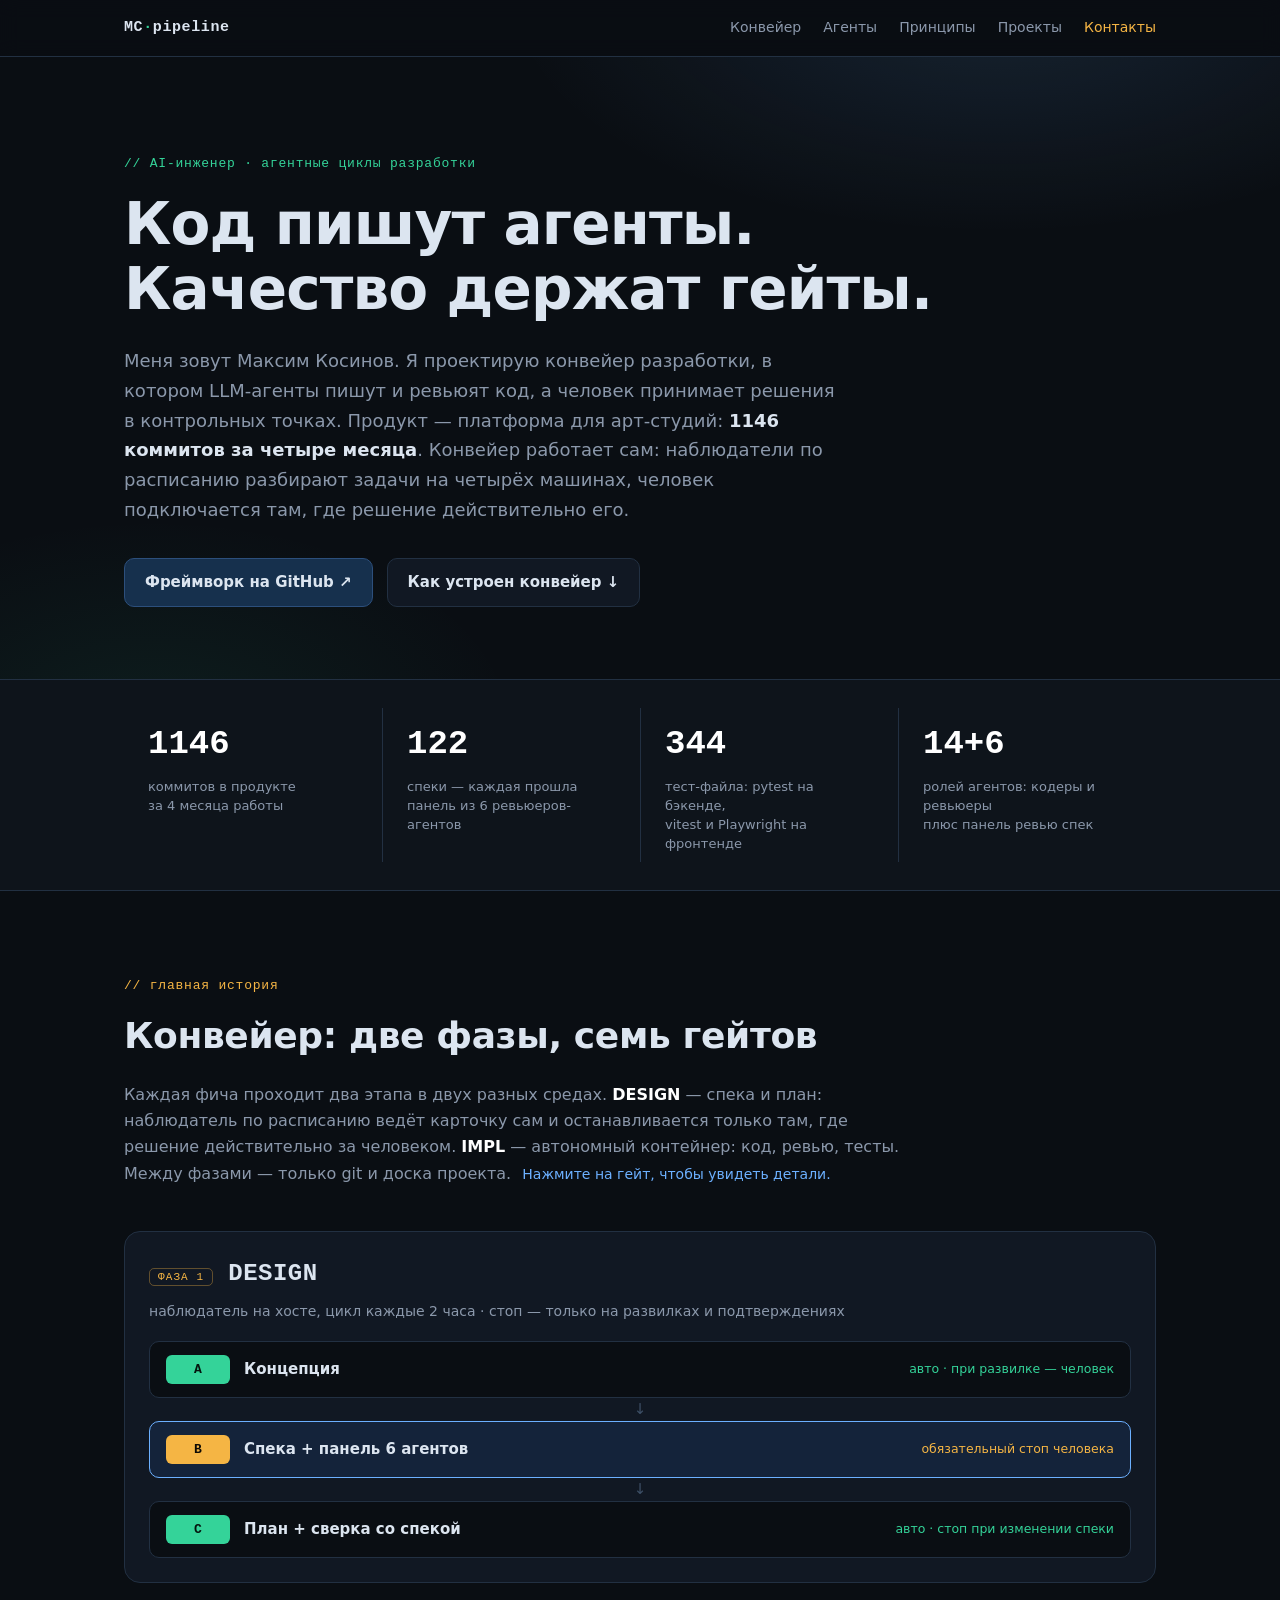
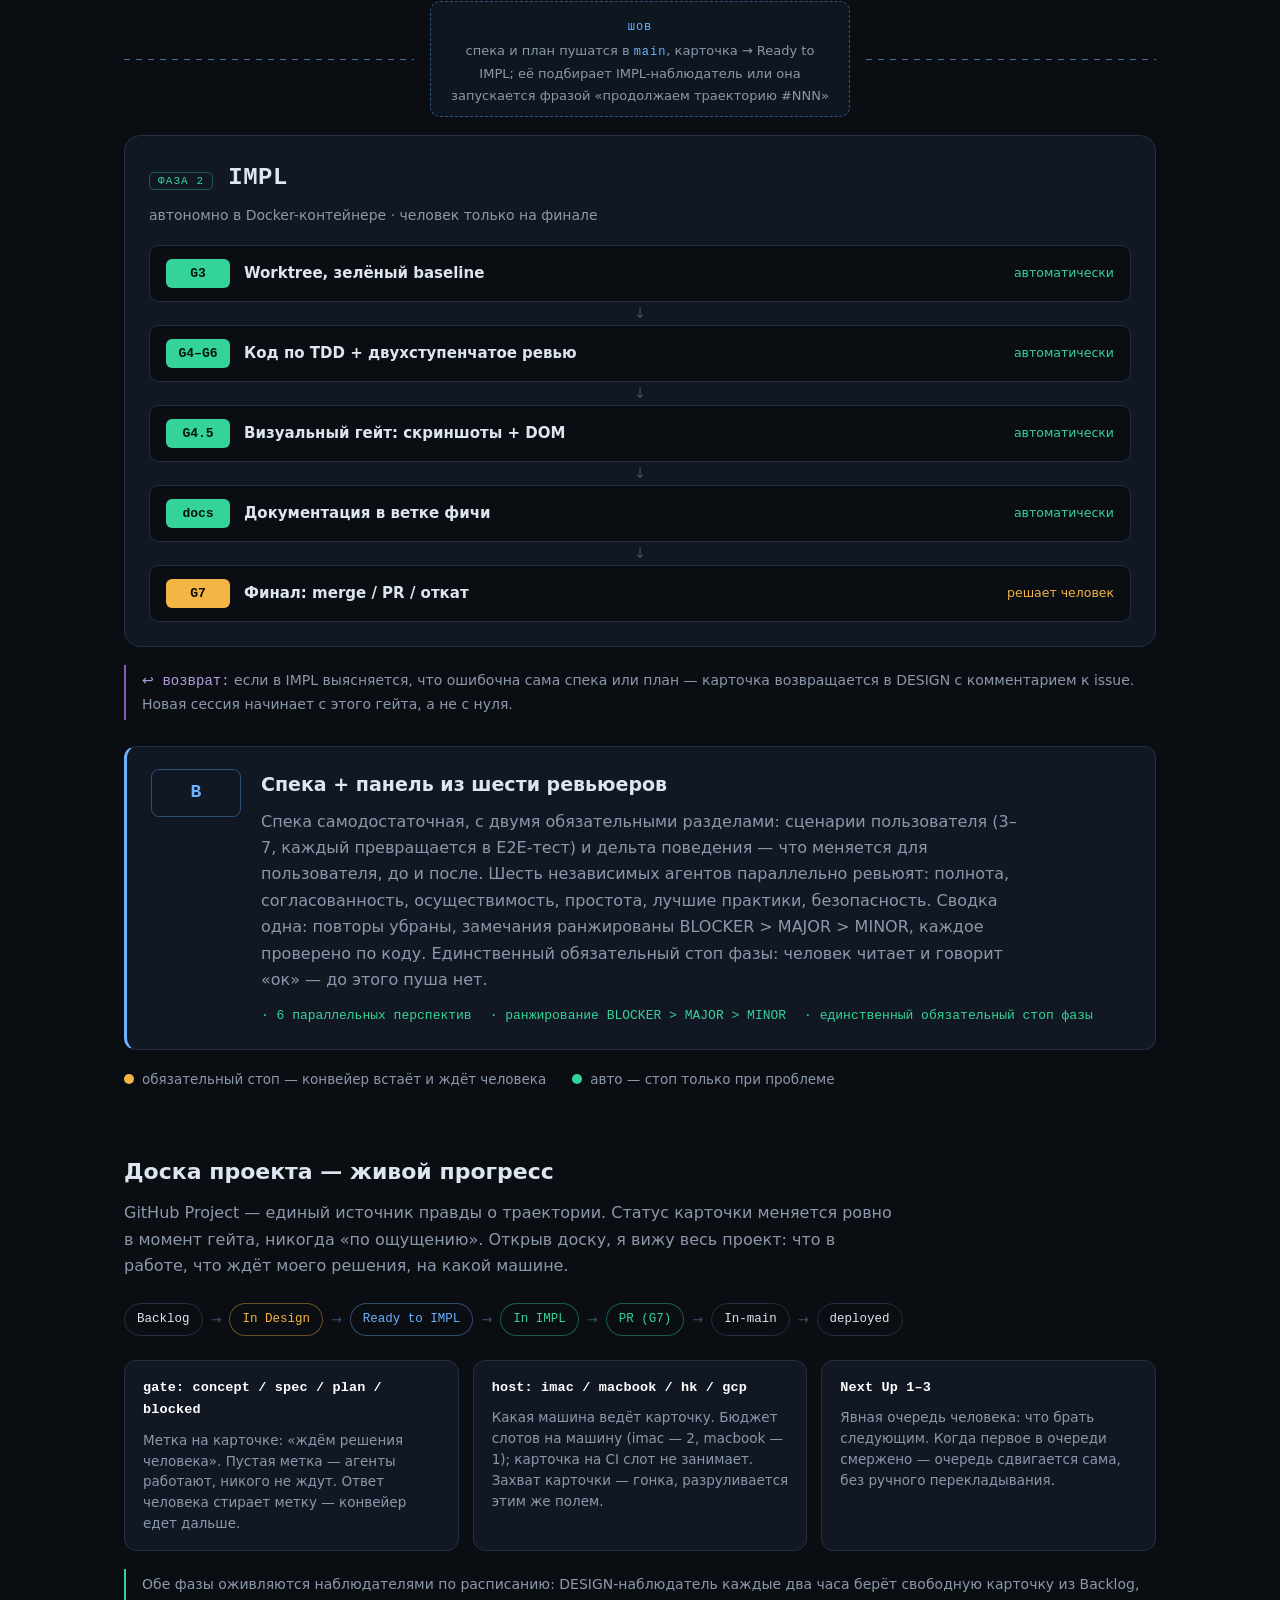
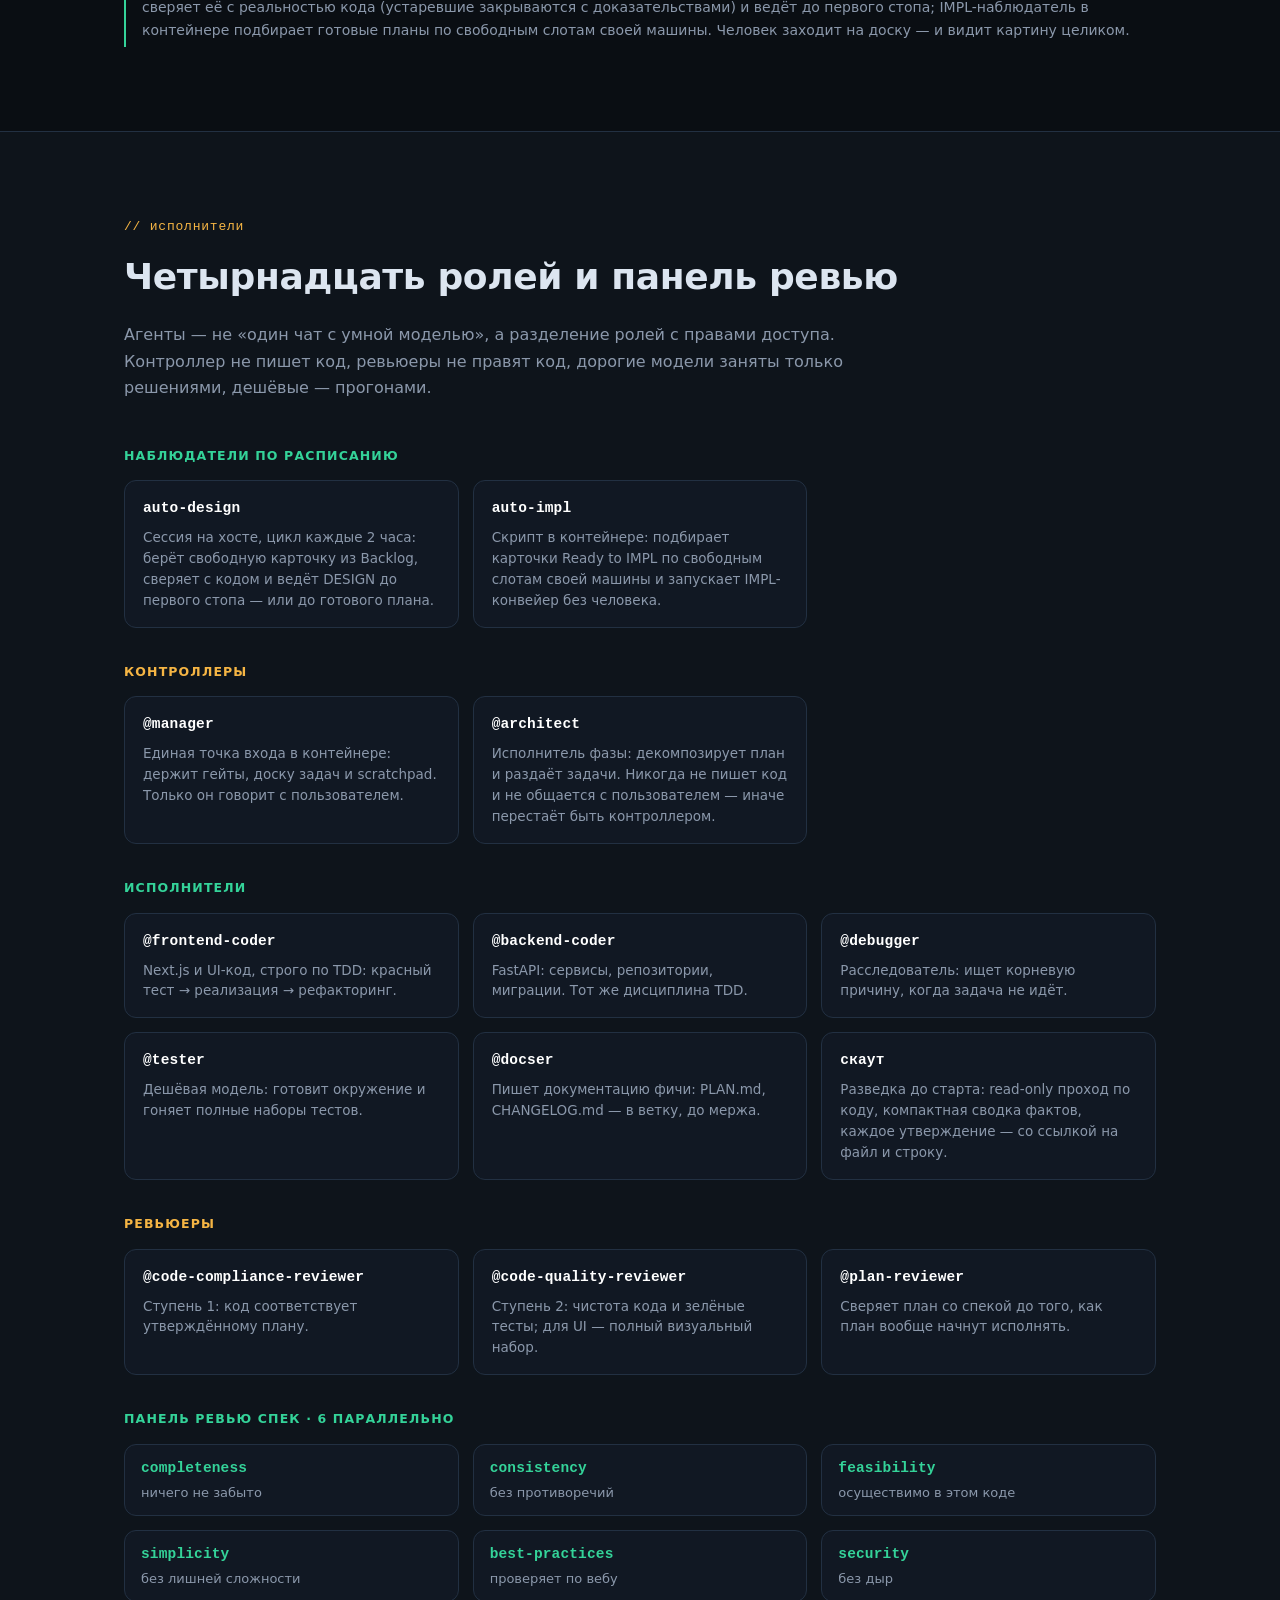
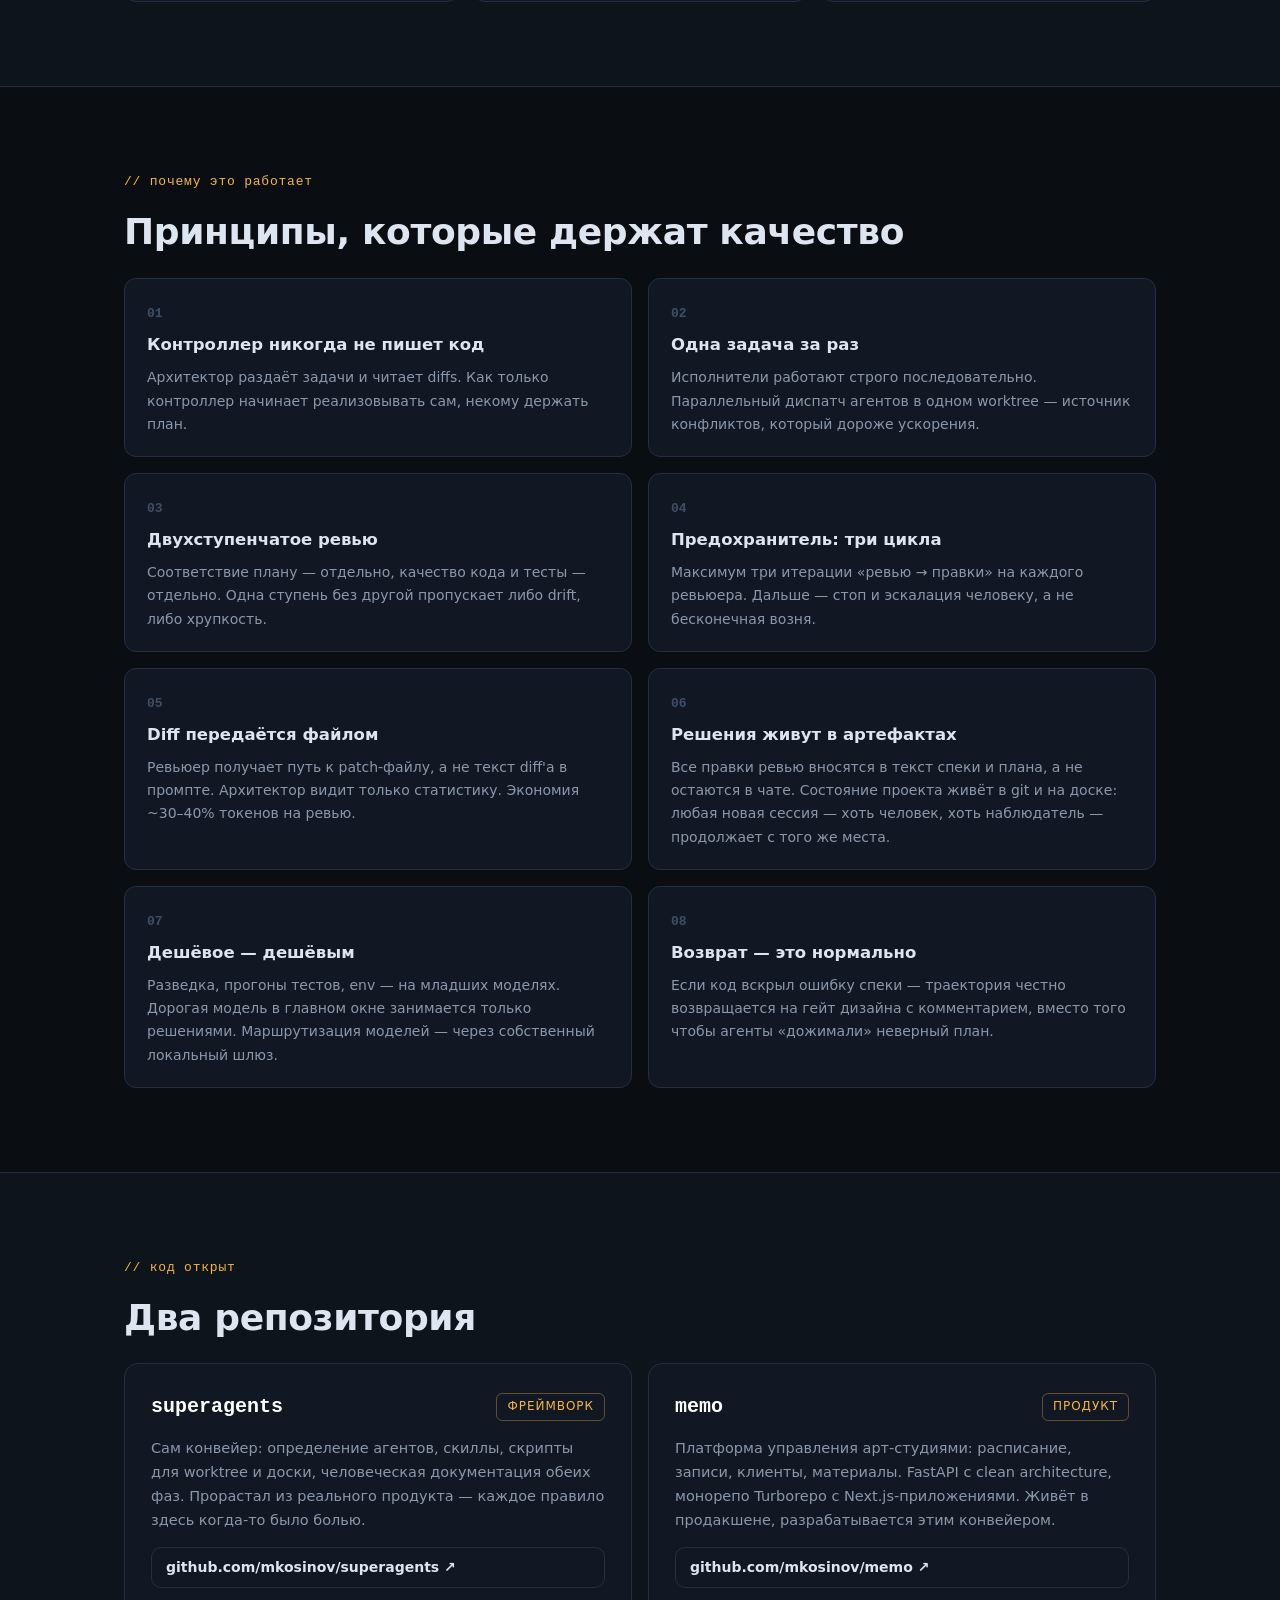
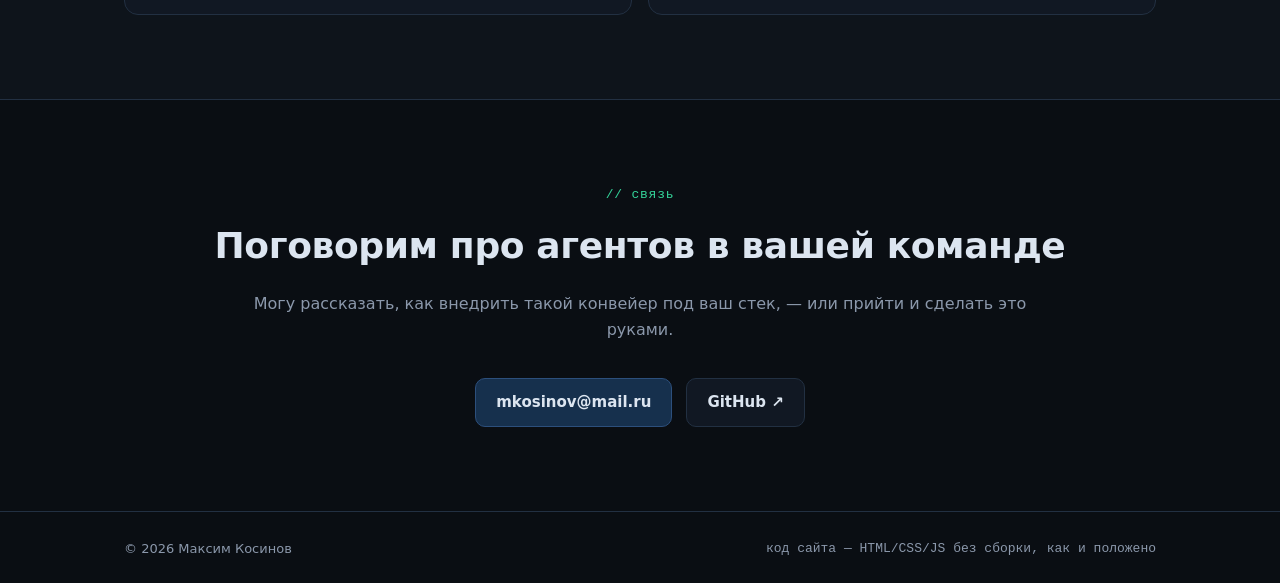
<file: site/index.html>
<!DOCTYPE html>
<html lang="ru">
<head>
  <meta charset="UTF-8">
  <meta name="viewport" content="width=device-width, initial-scale=1.0">
  <title>Максим Косинов — AI-инженер · агентный конвейер разработки</title>
  <meta name="description" content="Портфолио AI-инженера: конвейер разработки, в котором LLM-агенты пишут и ревьюят код под контролем человека. Семь гейтов качества от идеи до продакшена.">
  <link rel="stylesheet" href="style.css">
</head>
<body>

<header class="topbar">
  <div class="container topbar-inner">
    <span class="logo">MC<span class="logo-dot">·</span>pipeline</span>
    <nav class="topnav">
      <a href="#pipeline">Конвейер</a>
      <a href="#agents">Агенты</a>
      <a href="#principles">Принципы</a>
      <a href="#projects">Проекты</a>
      <a href="#contacts" class="nav-cta">Контакты</a>
    </nav>
  </div>
</header>

<main>

<!-- ============ HERO ============ -->
<section class="hero">
  <div class="container">
    <p class="hero-kicker mono">// AI-инженер · агентные циклы разработки</p>
    <h1>Код пишут агенты.<br>Качество держат гейты.</h1>
    <p class="hero-sub">
      Меня зовут Максим Косинов. Я проектирую конвейер разработки, в котором
      LLM-агенты пишут и ревьюят код, а человек принимает решения в контрольных
      точках. Продукт — платформа для арт-студий: <b>1146 коммитов за четыре месяца</b>.
      Конвейер работает сам: наблюдатели по расписанию разбирают задачи на четырёх
      машинах, человек подключается там, где решение действительно его.
    </p>
    <div class="hero-actions">
      <a class="btn btn-primary" href="https://github.com/mkosinov/superagents" target="_blank" rel="noopener">Фреймворк на GitHub ↗</a>
      <a class="btn" href="#pipeline">Как устроен конвейер ↓</a>
    </div>
  </div>
</section>

<!-- ============ METRICS ============ -->
<section class="metrics">
  <div class="container metrics-grid">
    <div class="metric">
      <span class="metric-value mono">1146</span>
      <span class="metric-label">коммитов в продукте<br>за 4 месяца работы</span>
    </div>
    <div class="metric">
      <span class="metric-value mono">122</span>
      <span class="metric-label">спеки — каждая прошла<br>панель из 6 ревьюеров-агентов</span>
    </div>
    <div class="metric">
      <span class="metric-value mono">344</span>
      <span class="metric-label">тест-файла: pytest на бэкенде,<br>vitest и Playwright на фронтенде</span>
    </div>
    <div class="metric">
      <span class="metric-value mono">14+6</span>
      <span class="metric-label">ролей агентов: кодеры и ревьюеры<br>плюс панель ревью спек</span>
    </div>
  </div>
</section>

<!-- ============ PIPELINE ============ -->
<section class="section" id="pipeline">
  <div class="container">
    <p class="section-kicker mono">// главная история</p>
    <h2>Конвейер: две фазы, семь гейтов</h2>
    <p class="section-sub">
      Каждая фича проходит два этапа в двух разных средах. <b>DESIGN</b> — спека и план:
      наблюдатель по расписанию ведёт карточку сам и останавливается только там,
      где решение действительно за человеком. <b>IMPL</b> — автономный контейнер:
      код, ревью, тесты. Между фазами — только git и доска проекта.
      <span class="hint">Нажмите на гейт, чтобы увидеть детали.</span>
    </p>

    <div class="diagram">

      <!-- DESIGN phase -->
      <div class="phase phase-design">
        <div class="phase-head">
          <span class="phase-tag mono">ФАЗА 1</span>
          <h3>DESIGN</h3>
          <p class="phase-meta">наблюдатель на хосте, цикл каждые 2 часа · стоп — только на развилках и подтверждениях</p>
        </div>
        <div class="gates">
          <button class="gate" data-gate="ga" type="button">
            <span class="gate-badge mono auto">A</span>
            <span class="gate-title">Концепция</span>
            <span class="gate-who auto-who">авто · при развилке — человек</span>
          </button>
          <div class="gate-arrow" aria-hidden="true">↓</div>
          <button class="gate" data-gate="gb" type="button">
            <span class="gate-badge mono human">B</span>
            <span class="gate-title">Спека + панель 6 агентов</span>
            <span class="gate-who human-who">обязательный стоп человека</span>
          </button>
          <div class="gate-arrow" aria-hidden="true">↓</div>
          <button class="gate" data-gate="gc" type="button">
            <span class="gate-badge mono auto">C</span>
            <span class="gate-title">План + сверка со спекой</span>
            <span class="gate-who auto-who">авто · стоп при изменении спеки</span>
          </button>
        </div>
      </div>

      <!-- SEAM -->
      <div class="seam">
        <div class="seam-line" aria-hidden="true"></div>
        <div class="seam-label">
          <span class="mono">шов</span>
          <p>спека и план пушатся в <span class="mono">main</span>, карточка → Ready to IMPL; её подбирает IMPL-наблюдатель или она запускается фразой «продолжаем траекторию #NNN»</p>
        </div>
        <div class="seam-line" aria-hidden="true"></div>
      </div>

      <!-- IMPL phase -->
      <div class="phase phase-impl">
        <div class="phase-head">
          <span class="phase-tag mono">ФАЗА 2</span>
          <h3>IMPL</h3>
          <p class="phase-meta">автономно в Docker-контейнере · человек только на финале</p>
        </div>
        <div class="gates">
          <button class="gate" data-gate="g3" type="button">
            <span class="gate-badge mono auto">G3</span>
            <span class="gate-title">Worktree, зелёный baseline</span>
            <span class="gate-who auto-who">автоматически</span>
          </button>
          <div class="gate-arrow" aria-hidden="true">↓</div>
          <button class="gate" data-gate="g46" type="button">
            <span class="gate-badge mono auto">G4–G6</span>
            <span class="gate-title">Код по TDD + двухступенчатое ревью</span>
            <span class="gate-who auto-who">автоматически</span>
          </button>
          <div class="gate-arrow" aria-hidden="true">↓</div>
          <button class="gate" data-gate="g45" type="button">
            <span class="gate-badge mono auto">G4.5</span>
            <span class="gate-title">Визуальный гейт: скриншоты + DOM</span>
            <span class="gate-who auto-who">автоматически</span>
          </button>
          <div class="gate-arrow" aria-hidden="true">↓</div>
          <button class="gate" data-gate="docs" type="button">
            <span class="gate-badge mono auto">docs</span>
            <span class="gate-title">Документация в ветке фичи</span>
            <span class="gate-who auto-who">автоматически</span>
          </button>
          <div class="gate-arrow" aria-hidden="true">↓</div>
          <button class="gate" data-gate="g7" type="button">
            <span class="gate-badge mono human">G7</span>
            <span class="gate-title">Финал: merge / PR / откат</span>
            <span class="gate-who human-who">решает человек</span>
          </button>
        </div>
      </div>
    </div>

    <!-- return path -->
    <p class="return-path">
      <span class="mono">↩ возврат:</span>
      если в IMPL выясняется, что ошибочна сама спека или план — карточка возвращается
      в DESIGN с комментарием к issue. Новая сессия начинает с этого гейта, а не с нуля.
    </p>

    <!-- detail panel -->
    <div class="detail" id="gate-detail" aria-live="polite">
      <div class="detail-badge mono" id="detail-badge">G1b</div>
      <div class="detail-body">
        <h3 id="detail-title"></h3>
        <p id="detail-text"></p>
        <div class="detail-facts mono" id="detail-facts"></div>
      </div>
    </div>

    <div class="legend">
      <span class="legend-item"><span class="dot dot-human"></span>обязательный стоп — конвейер встаёт и ждёт человека</span>
      <span class="legend-item"><span class="dot dot-auto"></span>авто — стоп только при проблеме</span>
    </div>

    <!-- board -->
    <div class="board">
      <h3 class="board-title">Доска проекта — живой прогресс</h3>
      <p class="board-sub">
        GitHub Project — единый источник правды о траектории. Статус карточки
        меняется ровно в момент гейта, никогда «по ощущению». Открыв доску,
        я вижу весь проект: что в работе, что ждёт моего решения, на какой машине.
      </p>
      <div class="board-chain">
        <span class="status-chip mono">Backlog</span>
        <span class="chain-arrow">→</span>
        <span class="status-chip mono chip-design">In Design</span>
        <span class="chain-arrow">→</span>
        <span class="status-chip mono chip-ready">Ready to IMPL</span>
        <span class="chain-arrow">→</span>
        <span class="status-chip mono chip-impl">In IMPL</span>
        <span class="chain-arrow">→</span>
        <span class="status-chip mono chip-impl">PR (G7)</span>
        <span class="chain-arrow">→</span>
        <span class="status-chip mono">In-main</span>
        <span class="chain-arrow">→</span>
        <span class="status-chip mono">deployed</span>
      </div>
      <div class="board-cards">
        <article class="board-card">
          <h4 class="mono">gate: concept / spec / plan / blocked</h4>
          <p>Метка на карточке: «ждём решения человека». Пустая метка — агенты работают, никого не ждут. Ответ человека стирает метку — конвейер едет дальше.</p>
        </article>
        <article class="board-card">
          <h4 class="mono">host: imac / macbook / hk / gcp</h4>
          <p>Какая машина ведёт карточку. Бюджет слотов на машину (imac — 2, macbook — 1); карточка на CI слот не занимает. Захват карточки — гонка, разруливается этим же полем.</p>
        </article>
        <article class="board-card">
          <h4 class="mono">Next Up 1–3</h4>
          <p>Явная очередь человека: что брать следующим. Когда первое в очереди смержено — очередь сдвигается сама, без ручного перекладывания.</p>
        </article>
      </div>
      <p class="board-watchers">
        Обе фазы оживляются наблюдателями по расписанию: DESIGN-наблюдатель каждые
        два часа берёт свободную карточку из Backlog, сверяет её с реальностью
        кода (устаревшие закрываются с доказательствами) и ведёт до первого
        стопа; IMPL-наблюдатель в контейнере подбирает готовые планы по свободным
        слотам своей машины. Человек заходит на доску — и видит картину целиком.
      </p>
    </div>
  </div>
</section>

<!-- ============ AGENTS ============ -->
<section class="section section-alt" id="agents">
  <div class="container">
    <p class="section-kicker mono">// исполнители</p>
    <h2>Четырнадцать ролей и панель ревью</h2>
    <p class="section-sub">
      Агенты — не «один чат с умной моделью», а разделение ролей с правами доступа.
      Контроллер не пишет код, ревьюеры не правят код, дорогие модели заняты только
      решениями, дешёвые — прогонами.
    </p>
    <div class="agent-groups">

      <div class="agent-group">
        <h3 class="group-tag auto-who">наблюдатели по расписанию</h3>
        <div class="agent-cards">
          <article class="agent-card">
            <h4 class="mono">auto-design</h4>
            <p>Сессия на хосте, цикл каждые 2 часа: берёт свободную карточку из Backlog, сверяет с кодом и ведёт DESIGN до первого стопа — или до готового плана.</p>
          </article>
          <article class="agent-card">
            <h4 class="mono">auto-impl</h4>
            <p>Скрипт в контейнере: подбирает карточки Ready to IMPL по свободным слотам своей машины и запускает IMPL-конвейер без человека.</p>
          </article>
        </div>
      </div>

      <div class="agent-group">
        <h3 class="group-tag human-who">контроллеры</h3>
        <div class="agent-cards">
          <article class="agent-card">
            <h4 class="mono">@manager</h4>
            <p>Единая точка входа в контейнере: держит гейты, доску задач и scratchpad. Только он говорит с пользователем.</p>
          </article>
          <article class="agent-card">
            <h4 class="mono">@architect</h4>
            <p>Исполнитель фазы: декомпозирует план и раздаёт задачи. Никогда не пишет код и не общается с пользователем — иначе перестаёт быть контроллером.</p>
          </article>
        </div>
      </div>

      <div class="agent-group">
        <h3 class="group-tag auto-who">исполнители</h3>
        <div class="agent-cards">
          <article class="agent-card">
            <h4 class="mono">@frontend-coder</h4>
            <p>Next.js и UI-код, строго по TDD: красный тест → реализация → рефакторинг.</p>
          </article>
          <article class="agent-card">
            <h4 class="mono">@backend-coder</h4>
            <p>FastAPI: сервисы, репозитории, миграции. Тот же дисциплина TDD.</p>
          </article>
          <article class="agent-card">
            <h4 class="mono">@debugger</h4>
            <p>Расследователь: ищет корневую причину, когда задача не идёт.</p>
          </article>
          <article class="agent-card">
            <h4 class="mono">@tester</h4>
            <p>Дешёвая модель: готовит окружение и гоняет полные наборы тестов.</p>
          </article>
          <article class="agent-card">
            <h4 class="mono">@docser</h4>
            <p>Пишет документацию фичи: PLAN.md, CHANGELOG.md — в ветку, до мержа.</p>
          </article>
          <article class="agent-card">
            <h4 class="mono">скаут</h4>
            <p>Разведка до старта: read-only проход по коду, компактная сводка фактов, каждое утверждение — со ссылкой на файл и строку.</p>
          </article>
        </div>
      </div>

      <div class="agent-group">
        <h3 class="group-tag human-who">ревьюеры</h3>
        <div class="agent-cards">
          <article class="agent-card">
            <h4 class="mono">@code-compliance-reviewer</h4>
            <p>Ступень 1: код соответствует утверждённому плану.</p>
          </article>
          <article class="agent-card">
            <h4 class="mono">@code-quality-reviewer</h4>
            <p>Ступень 2: чистота кода и зелёные тесты; для UI — полный визуальный набор.</p>
          </article>
          <article class="agent-card">
            <h4 class="mono">@plan-reviewer</h4>
            <p>Сверяет план со спекой до того, как план вообще начнут исполнять.</p>
          </article>
        </div>
      </div>

      <div class="agent-group">
        <h3 class="group-tag auto-who">панель ревью спек · 6 параллельно</h3>
        <div class="agent-cards">
          <article class="agent-card panel-card">
            <h4 class="mono">completeness</h4><p>ничего не забыто</p>
          </article>
          <article class="agent-card panel-card">
            <h4 class="mono">consistency</h4><p>без противоречий</p>
          </article>
          <article class="agent-card panel-card">
            <h4 class="mono">feasibility</h4><p>осуществимо в этом коде</p>
          </article>
          <article class="agent-card panel-card">
            <h4 class="mono">simplicity</h4><p>без лишней сложности</p>
          </article>
          <article class="agent-card panel-card">
            <h4 class="mono">best-practices</h4><p>проверяет по вебу</p>
          </article>
          <article class="agent-card panel-card">
            <h4 class="mono">security</h4><p>без дыр</p>
          </article>
        </div>
      </div>

    </div>
  </div>
</section>

<!-- ============ PRINCIPLES ============ -->
<section class="section" id="principles">
  <div class="container">
    <p class="section-kicker mono">// почему это работает</p>
    <h2>Принципы, которые держат качество</h2>
    <div class="principles-grid">
      <div class="principle">
        <span class="principle-num mono">01</span>
        <h3>Контроллер никогда не пишет код</h3>
        <p>Архитектор раздаёт задачи и читает diffs. Как только контроллер начинает реализовывать сам, некому держать план.</p>
      </div>
      <div class="principle">
        <span class="principle-num mono">02</span>
        <h3>Одна задача за раз</h3>
        <p>Исполнители работают строго последовательно. Параллельный диспатч агентов в одном worktree — источник конфликтов, который дороже ускорения.</p>
      </div>
      <div class="principle">
        <span class="principle-num mono">03</span>
        <h3>Двухступенчатое ревью</h3>
        <p>Соответствие плану — отдельно, качество кода и тесты — отдельно. Одна ступень без другой пропускает либо drift, либо хрупкость.</p>
      </div>
      <div class="principle">
        <span class="principle-num mono">04</span>
        <h3>Предохранитель: три цикла</h3>
        <p>Максимум три итерации «ревью → правки» на каждого ревьюера. Дальше — стоп и эскалация человеку, а не бесконечная возня.</p>
      </div>
      <div class="principle">
        <span class="principle-num mono">05</span>
        <h3>Diff передаётся файлом</h3>
        <p>Ревьюер получает путь к patch-файлу, а не текст diff'а в промпте. Архитектор видит только статистику. Экономия ~30–40% токенов на ревью.</p>
      </div>
      <div class="principle">
        <span class="principle-num mono">06</span>
        <h3>Решения живут в артефактах</h3>
        <p>Все правки ревью вносятся в текст спеки и плана, а не остаются в чате. Состояние проекта живёт в git и на доске: любая новая сессия — хоть человек, хоть наблюдатель — продолжает с того же места.</p>
      </div>
      <div class="principle">
        <span class="principle-num mono">07</span>
        <h3>Дешёвое — дешёвым</h3>
        <p>Разведка, прогоны тестов, env — на младших моделях. Дорогая модель в главном окне занимается только решениями. Маршрутизация моделей — через собственный локальный шлюз.</p>
      </div>
      <div class="principle">
        <span class="principle-num mono">08</span>
        <h3>Возврат — это нормально</h3>
        <p>Если код вскрыл ошибку спеки — траектория честно возвращается на гейт дизайна с комментарием, вместо того чтобы агенты «дожимали» неверный план.</p>
      </div>
    </div>
  </div>
</section>

<!-- ============ PROJECTS ============ -->
<section class="section section-alt" id="projects">
  <div class="container">
    <p class="section-kicker mono">// код открыт</p>
    <h2>Два репозитория</h2>
    <div class="projects-grid">
      <article class="project-card">
        <div class="project-head">
          <h3 class="mono">superagents</h3>
          <span class="project-type">фреймворк</span>
        </div>
        <p>
          Сам конвейер: определение агентов, скиллы, скрипты для worktree и доски,
          человеческая документация обеих фаз. Прорастал из реального продукта —
          каждое правило здесь когда-то было болью.
        </p>
        <a class="btn btn-small" href="https://github.com/mkosinov/superagents" target="_blank" rel="noopener">github.com/mkosinov/superagents ↗</a>
      </article>
      <article class="project-card">
        <div class="project-head">
          <h3 class="mono">memo</h3>
          <span class="project-type">продукт</span>
        </div>
        <p>
          Платформа управления арт-студиями: расписание, записи, клиенты, материалы.
          FastAPI с clean architecture, монорепо Turborepo c Next.js-приложениями.
          Живёт в продакшене, разрабатывается этим конвейером.
        </p>
        <a class="btn btn-small" href="https://github.com/mkosinov/memo" target="_blank" rel="noopener">github.com/mkosinov/memo ↗</a>
      </article>
    </div>
  </div>
</section>

<!-- ============ CONTACTS ============ -->
<section class="section" id="contacts">
  <div class="container contacts-inner">
    <p class="section-kicker mono">// связь</p>
    <h2>Поговорим про агентов в вашей команде</h2>
    <p class="section-sub">
      Могу рассказать, как внедрить такой конвейер под ваш стек, — или прийти
      и сделать это руками.
    </p>
    <div class="hero-actions">
      <a class="btn btn-primary" href="mailto:mkosinov@mail.ru">mkosinov@mail.ru</a>
      <a class="btn" href="https://github.com/mkosinov" target="_blank" rel="noopener">GitHub ↗</a>
    </div>
  </div>
</section>

</main>

<footer class="footer">
  <div class="container footer-inner">
    <span>© 2026 Максим Косинов</span>
    <span class="mono">код сайта — HTML/CSS/JS без сборки, как и положено</span>
  </div>
</footer>

<script src="main.js"></script>
</body>
</html>
</file>
<file: site/style.css>
/* ============ base ============ */
:root {
  --bg: #0a0e13;
  --bg-alt: #0e141b;
  --surface: #111823;
  --surface-2: #16202e;
  --border: #223042;
  --text: #dce5f0;
  --muted: #8b98ab;
  --human: #f5b544;
  --auto: #34d399;
  --link: #6cb0ff;
  --mono: ui-monospace, "SF Mono", "Cascadia Code", Menlo, Consolas, monospace;
}

* { margin: 0; padding: 0; box-sizing: border-box; }

html { scroll-behavior: smooth; }

body {
  background: var(--bg);
  color: var(--text);
  font-family: system-ui, -apple-system, "Segoe UI", Roboto, sans-serif;
  font-size: 16px;
  line-height: 1.65;
  -webkit-font-smoothing: antialiased;
}

.container { max-width: 1080px; margin: 0 auto; padding: 0 24px; }

.mono { font-family: var(--mono); }

b, strong { color: #fff; font-weight: 650; }

a { color: var(--link); }

/* ============ topbar ============ */
.topbar {
  position: sticky; top: 0; z-index: 50;
  background: rgba(10, 14, 19, 0.85);
  backdrop-filter: blur(10px);
  border-bottom: 1px solid var(--border);
}
.topbar-inner {
  display: flex; align-items: center; justify-content: space-between;
  height: 56px;
}
.logo {
  font-family: var(--mono); font-weight: 700; font-size: 15px;
  letter-spacing: 0.04em; color: var(--text);
}
.logo-dot { color: var(--auto); }
.topnav { display: flex; gap: 22px; flex-wrap: wrap; }
.topnav a {
  color: var(--muted); text-decoration: none; font-size: 14px;
  transition: color 0.15s;
}
.topnav a:hover { color: var(--text); }
.nav-cta { color: var(--human) !important; }

/* ============ hero ============ */
.hero {
  padding: 96px 0 72px;
  background:
    radial-gradient(700px 340px at 78% -10%, rgba(108, 176, 255, 0.13), transparent 70%),
    radial-gradient(520px 300px at 12% 108%, rgba(52, 211, 153, 0.08), transparent 70%);
}
.hero-kicker { color: var(--auto); font-size: 13px; letter-spacing: 0.06em; margin-bottom: 18px; }
.hero h1 {
  font-size: clamp(34px, 6vw, 58px);
  line-height: 1.12;
  font-weight: 750;
  letter-spacing: -0.015em;
  margin-bottom: 24px;
}
.hero-sub {
  max-width: 720px; color: var(--muted); font-size: 18px; margin-bottom: 34px;
}
.hero-sub b { color: var(--text); }
.hero-actions { display: flex; gap: 14px; flex-wrap: wrap; }

.btn {
  display: inline-block;
  padding: 11px 20px;
  border-radius: 10px;
  border: 1px solid var(--border);
  color: var(--text) !important;
  text-decoration: none !important;
  font-size: 15px;
  font-weight: 550;
  background: var(--surface);
  transition: border-color 0.15s, background 0.15s, transform 0.1s;
}
.btn:hover { border-color: #3a4f6b; background: var(--surface-2); }
.btn:active { transform: translateY(1px); }
.btn-primary {
  background: #16304d;
  border-color: #2c4f7c;
}
.btn-primary:hover { background: #1b3a5f; border-color: #3d6ba3; }
.btn-small { padding: 8px 14px; font-size: 14px; }

/* ============ metrics ============ */
.metrics { border-block: 1px solid var(--border); background: var(--bg-alt); }
.metrics-grid {
  display: grid; grid-template-columns: repeat(4, 1fr); gap: 0;
  padding-top: 28px; padding-bottom: 28px;
}
.metric {
  padding: 8px 24px;
  display: flex; flex-direction: column; gap: 6px;
}
.metric + .metric { border-left: 1px solid var(--border); }
.metric-value {
  font-size: 34px; font-weight: 700; color: #fff;
  font-variant-numeric: tabular-nums;
}
.metric-label { font-size: 13px; color: var(--muted); line-height: 1.45; }

/* ============ sections ============ */
.section { padding: 84px 0; }
.section-alt { background: var(--bg-alt); border-block: 1px solid var(--border); }
.section-kicker { color: var(--human); font-size: 13px; letter-spacing: 0.06em; margin-bottom: 10px; }
.section h2 {
  font-size: clamp(26px, 4vw, 36px);
  font-weight: 700; letter-spacing: -0.01em; margin-bottom: 16px;
}
.section-sub { max-width: 780px; color: var(--muted); margin-bottom: 44px; }
.section-sub .hint {
  display: inline-block; margin-left: 6px; color: var(--link); font-size: 14px;
}

/* ============ diagram ============ */
.diagram {
  display: flex; flex-direction: column; gap: 0;
}

.phase {
  border: 1px solid var(--border);
  border-radius: 16px;
  background: var(--surface);
  padding: 22px 24px 24px;
}
.phase-head { margin-bottom: 18px; }
.phase-tag {
  font-size: 11px; letter-spacing: 0.1em; color: var(--muted);
  border: 1px solid var(--border); border-radius: 5px; padding: 2px 8px;
}
.phase-design .phase-tag { color: var(--human); border-color: rgba(245, 181, 68, 0.35); }
.phase-impl .phase-tag { color: var(--auto); border-color: rgba(52, 211, 153, 0.35); }
.phase-head h3 {
  display: inline; font-family: var(--mono); font-size: 24px;
  margin-left: 10px; letter-spacing: 0.02em;
}
.phase-meta { color: var(--muted); font-size: 14px; margin-top: 6px; }

.gates { display: flex; flex-direction: column; align-items: stretch; }

.gate {
  display: grid;
  grid-template-columns: 64px 1fr auto;
  align-items: center; gap: 14px;
  width: 100%;
  padding: 13px 16px;
  background: var(--bg);
  border: 1px solid var(--border);
  border-radius: 10px;
  color: var(--text);
  font: inherit; text-align: left;
  cursor: pointer;
  transition: border-color 0.15s, background 0.15s;
}
.gate:hover { border-color: #3a4f6b; background: var(--surface-2); }
.gate.active { border-color: var(--link); background: #14233a; }

.gate-badge {
  font-size: 13px; font-weight: 700; text-align: center;
  padding: 4px 0; border-radius: 6px;
}
.gate-badge.human { color: #0d0a04; background: var(--human); }
.gate-badge.auto { color: #04140d; background: var(--auto); }
.gate-title { font-weight: 550; font-size: 15px; }
.gate-who { font-size: 12.5px; white-space: nowrap; }
.human-who { color: var(--human); }
.auto-who { color: var(--auto); }

.gate-arrow {
  text-align: center; color: #3d4f66; font-size: 15px; line-height: 1.5;
  user-select: none;
}

/* seam */
.seam {
  display: grid;
  grid-template-columns: 1fr auto 1fr;
  align-items: center;
  gap: 16px;
  padding: 18px 0;
}
.seam-line {
  height: 1px;
  background: repeating-linear-gradient(90deg, var(--link) 0 6px, transparent 6px 12px);
  opacity: 0.6;
}
.seam-label {
  text-align: center; max-width: 420px;
  border: 1px dashed #35547c; border-radius: 10px;
  padding: 10px 16px;
  background: rgba(108, 176, 255, 0.05);
}
.seam-label .mono { color: var(--link); font-size: 12px; letter-spacing: 0.08em; }
.seam-label p { font-size: 13px; color: var(--muted); margin-top: 2px; }

/* return path */
.return-path {
  margin-top: 18px;
  font-size: 14px; color: var(--muted);
  border-left: 2px solid #7c5cbf;
  padding: 4px 0 4px 16px;
}
.return-path .mono { color: #b39ddb; }

/* detail panel */
.detail {
  margin-top: 26px;
  display: grid;
  grid-template-columns: 90px 1fr;
  gap: 20px;
  border: 1px solid var(--border);
  border-left: 3px solid var(--link);
  border-radius: 12px;
  background: var(--surface);
  padding: 22px 24px;
  min-height: 120px;
}
.detail-badge {
  align-self: start;
  font-size: 18px; font-weight: 700;
  color: var(--link); text-align: center;
  border: 1px solid #2c4f7c; border-radius: 8px;
  padding: 8px 0;
}
.detail-body h3 { font-size: 19px; margin-bottom: 8px; }
.detail-body p { color: var(--muted); max-width: 760px; }
.detail-facts {
  margin-top: 12px; font-size: 13px; color: var(--auto);
  display: flex; flex-wrap: wrap; gap: 8px 18px;
}

/* legend */
.legend {
  margin-top: 18px; display: flex; gap: 26px; flex-wrap: wrap;
  font-size: 13.5px; color: var(--muted);
}
.legend-item { display: inline-flex; align-items: center; gap: 8px; }
.dot { width: 10px; height: 10px; border-radius: 50%; display: inline-block; }
.dot-human { background: var(--human); }
.dot-auto { background: var(--auto); }

/* detail flash */
.detail.flash { animation: flash-detail 0.8s ease; }
@keyframes flash-detail {
  0% { box-shadow: 0 0 0 4px rgba(108, 176, 255, 0.35); }
  100% { box-shadow: 0 0 0 4px rgba(108, 176, 255, 0); }
}

/* board */
.board { margin-top: 64px; }
.board-title { font-size: 22px; margin-bottom: 10px; }
.board-sub { color: var(--muted); max-width: 780px; margin-bottom: 24px; }
.board-chain {
  display: flex; flex-wrap: wrap; align-items: center;
  gap: 8px; margin-bottom: 24px;
}
.status-chip {
  font-size: 12.5px; padding: 5px 12px; border-radius: 999px;
  border: 1px solid var(--border); background: var(--bg); color: var(--text);
  white-space: nowrap;
}
.chip-design { color: var(--human); border-color: rgba(245, 181, 68, 0.4); }
.chip-ready { color: var(--link); border-color: rgba(108, 176, 255, 0.4); }
.chip-impl { color: var(--auto); border-color: rgba(52, 211, 153, 0.4); }
.chain-arrow { color: #3d4f66; font-size: 13px; }
.board-cards {
  display: grid; grid-template-columns: repeat(3, 1fr); gap: 14px;
}
.board-card {
  border: 1px solid var(--border); border-radius: 12px;
  background: var(--surface); padding: 16px 18px;
}
.board-card h4 {
  font-size: 13.5px; color: #fff; margin-bottom: 8px; letter-spacing: 0.01em;
}
.board-card p { font-size: 13.5px; color: var(--muted); line-height: 1.55; }
.board-watchers {
  margin-top: 18px; font-size: 14px; color: var(--muted);
  border-left: 2px solid var(--auto); padding: 4px 0 4px 16px;
}

/* ============ agents ============ */
.agent-groups { display: flex; flex-direction: column; gap: 34px; }
.group-tag {
  font-size: 12.5px; font-weight: 700; letter-spacing: 0.09em;
  text-transform: uppercase;
  margin-bottom: 14px;
}
.agent-cards {
  display: grid;
  grid-template-columns: repeat(3, 1fr);
  gap: 14px;
}
.agent-card {
  border: 1px solid var(--border);
  border-radius: 12px;
  background: var(--surface);
  padding: 16px 18px;
}
.agent-card h4 {
  font-size: 14.5px; color: #fff; margin-bottom: 6px; letter-spacing: 0.01em;
}
.agent-card p { font-size: 13.5px; color: var(--muted); line-height: 1.55; }
.panel-card { padding: 12px 16px; }
.panel-card h4 { color: var(--auto); margin-bottom: 2px; }
.panel-card p { font-size: 13px; }
.panel-card.grid-6 {
  display: grid; grid-template-columns: repeat(3, 1fr); gap: 10px;
}

/* ============ principles ============ */
.principles-grid {
  display: grid; grid-template-columns: repeat(2, 1fr); gap: 16px;
}
.principle {
  border: 1px solid var(--border);
  border-radius: 12px;
  background: var(--surface);
  padding: 20px 22px;
}
.principle-num { color: #3d4f66; font-size: 13px; font-weight: 700; }
.principle h3 { font-size: 16.5px; margin: 6px 0 8px; }
.principle p { font-size: 14px; color: var(--muted); }

/* ============ projects ============ */
.projects-grid { display: grid; grid-template-columns: 1fr 1fr; gap: 16px; }
.project-card {
  border: 1px solid var(--border); border-radius: 14px;
  background: var(--surface); padding: 26px;
  display: flex; flex-direction: column; gap: 14px;
}
.project-head { display: flex; align-items: center; justify-content: space-between; }
.project-head h3 { font-size: 20px; color: #fff; }
.project-type {
  font-size: 12px; letter-spacing: 0.08em; text-transform: uppercase;
  color: var(--human); border: 1px solid rgba(245, 181, 68, 0.35);
  padding: 3px 10px; border-radius: 6px;
}
.project-card p { color: var(--muted); font-size: 14.5px; flex: 1; }

/* ============ contacts / footer ============ */
.contacts-inner { text-align: center; }
.contacts-inner .section-kicker { color: var(--auto); }
.contacts-inner .section-sub { margin: 0 auto 34px; }
.contacts-inner .hero-actions { justify-content: center; }

.footer { border-top: 1px solid var(--border); padding: 26px 0; }
.footer-inner {
  display: flex; justify-content: space-between; gap: 12px; flex-wrap: wrap;
  font-size: 13px; color: var(--muted);
}

/* ============ responsive ============ */
@media (max-width: 900px) {
  .metrics-grid { grid-template-columns: repeat(2, 1fr); }
  .metric:nth-child(3) { border-left: none; }
  .metric:nth-child(n+3) { border-top: 1px solid var(--border); margin-top: 10px; padding-top: 18px; }
  .agent-cards { grid-template-columns: repeat(2, 1fr); }
  .board-cards { grid-template-columns: 1fr; }
}
@media (max-width: 640px) {
  .section { padding: 60px 0; }
  .hero { padding: 64px 0 48px; }
  .metrics-grid { grid-template-columns: 1fr 1fr; }
  .agent-cards, .principles-grid, .projects-grid { grid-template-columns: 1fr; }
  .gate { grid-template-columns: 56px 1fr; }
  .gate-who { display: none; }
  .detail { grid-template-columns: 1fr; gap: 10px; }
  .detail-badge { max-width: 90px; }
  .topnav { gap: 14px; }
}

@media (prefers-reduced-motion: reduce) {
  html { scroll-behavior: auto; }
  * { transition: none !important; }
}
</file>
